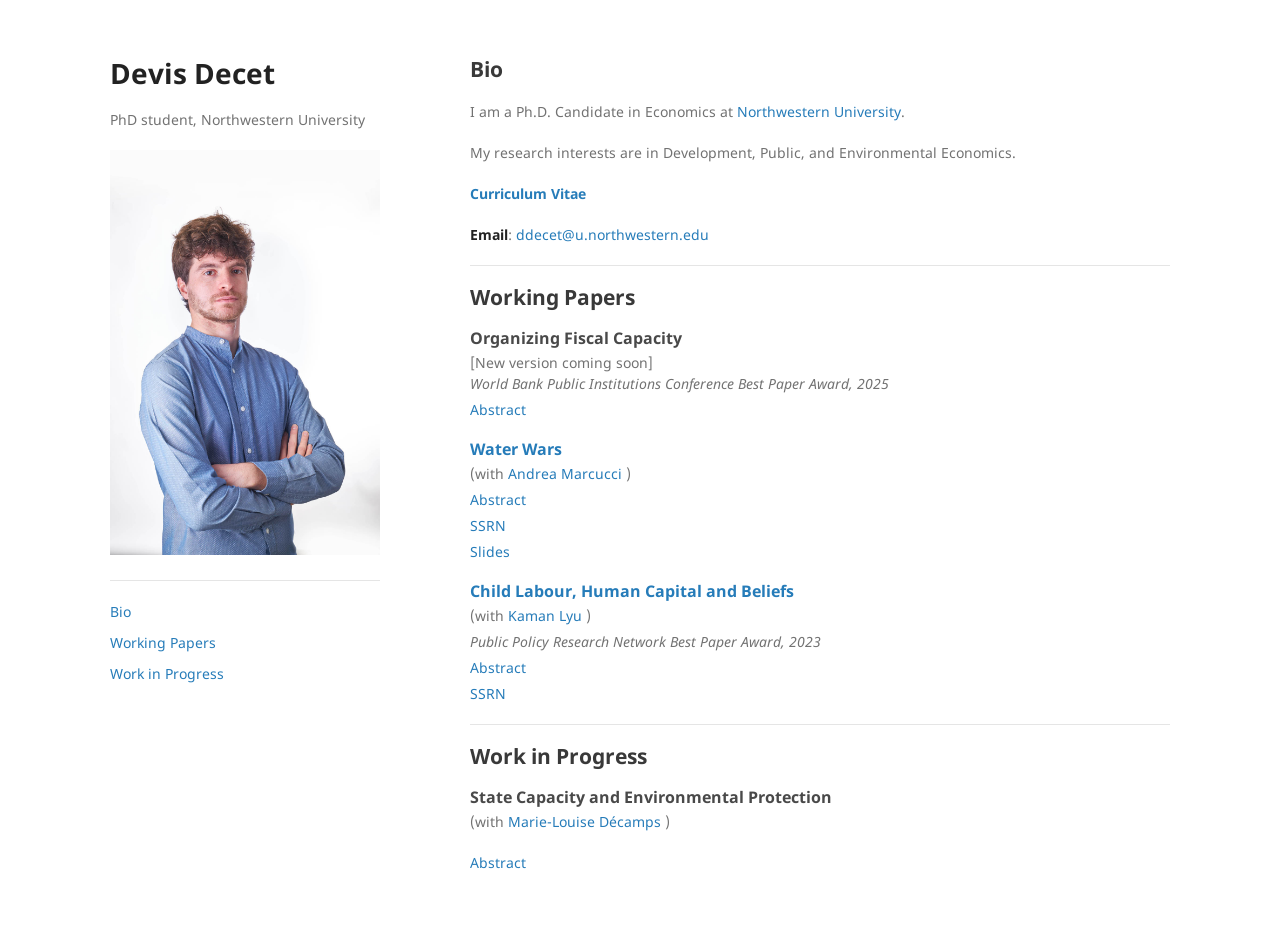
<file: index.html>
<!DOCTYPE html>
<html lang="en">
    <head>
	<!-- Google tag (gtag.js) -->
<script async src="https://www.googletagmanager.com/gtag/js?id=G-SP0T7TRS7K"></script>
<script>
  window.dataLayer = window.dataLayer || [];
  function gtag(){dataLayer.push(arguments);}
  gtag('js', new Date());

  gtag('config', 'G-SP0T7TRS7K');
 </script>
	<meta name="generator" content="Hugo 0.121.1">
        <meta charset="UTF-8">
        <meta http-equiv="X-UA-Compatible" content="IE=edge">
        <meta name="viewport" content="width=device-width, initial-scale=1">
        <title>Devis Decet | Homepage</title>
        <meta name="google-site-verification" content="JzO6x3mqFqoxGF8lqye02dsWntMNMzwB_qEyMppvOHo" />
        <link rel="stylesheet" href="/css/style.css">
 <!--        <link rel="shortcut icon" type="image/x-icon" href="/favicon.ico"> -->
    </head>
    <body>
        <div class="wrapper">
            <header>
                <h1>Devis Decet</h1>

                
                <p>PhD student, Northwestern University</p>
                

                

                
                
                <img src="/images/dev_pic.jpg" alt="Logo" />
                
                

                <hr/>

              
              
<p class="contactinfo"><a href="/#bio">Bio</a></p>


<p class="contactinfo"><a href="/#working-papers">Working Papers</a></p>


<p class="contactinfo"><a href="/#work-in-progress">Work in Progress</a></p>




 

            </header>

<section>
    <h2 id="bio">Bio</h2>

<p>I am a Ph.D. Candidate in Economics at <a href="https://economics.northwestern.edu/">Northwestern University</a>.</p>
<p> My research interests are in Development, Public, and Environmental Economics.</p>
<!-- </p>I am on the 2024-2025 job market.</p> -->
<!-- In my research I use large surveys, administrative and geospatial data to investigate issues on state capacity, conflict and child labour.</p> -->
<p><strong><a href="/pdf/decet_cv.pdf">Curriculum Vitae</a></strong>
<p><strong>Email</strong>: <a href="ddecet@u.northwestern.edu">ddecet@u.northwestern.edu</a></p>
<!-- raw HTML omitted -->
<!-- raw HTML omitted -->
<!-- raw HTML omitted -->


<hr>
<h2 id="working-papers">Working Papers</h2>

<!-- <h3 style="margin:20px 0 5px;"><a href="/papers/DevisDecet_JMP.pdf" target="blank">Organizing Fiscal Capacity</a></h3> -->
<h3 style="margin:20px 0 5px;"> Organizing Fiscal Capacity</h3> <span style="font-weight: normal;">[New version coming soon]</span>
<p style="margin:0 0 5px;"><em>World Bank Public Institutions Conference Best Paper Award, 2025</em></p>
<p style="margin:0 0 5px;"><a href="javascript:toggle(0)">Abstract<span id="pubabslink_0"></span></a><span id="pubabs_0" style="display:none;">: Which tax administration reforms can improve fiscal capacity in developing countries? This paper evaluates a reform of the Brazilian tax authority that centralized the structure of local tax offices, closing some offices and expanding others. Leveraging regional variation in the reform, I employ a matched difference-in-differences strategy to document how a more centralized structure affects fiscal capacity. I obtain three main findings. First, centralized regions experience an aggregate increase in tax revenues. The increase in revenues is driven by areas served by expanded offices. Second, the reform reduces the ability of tax agents to visit peripheral areas they oversee, which decreases their ability to gather local information and enforce tax compliance. Third, the reform improves the allocation of resources by enabling the tax authority to focus staff effort on high-revenue potential areas and to give talented managers a larger span of control. These findings suggest that centralization can increase overall revenues but exacerbate regional inequality in tax enforcement. </span></p>
</span></p>
	

<h3 style="margin:20px 0 5px;"><a href="/papers/water_wars.pdf" target="blank">Water Wars</a></h3>

<p style="margin:0 0 5px;">(with <a href="https://sites.google.com/view/andremarcucci/home" target="blank">Andrea Marcucci </a>)</p>

<p style="margin:0 0 5px;"><a href="javascript:toggle(1)">Abstract<span id="pubabslink_1"> </span></a><span id="pubabs_1" style="display:none;">: We study the relationship between access to water resources and local violence in Africa. Due to limited irrigation, rural communities rely on rainfall, rivers, and lakes for their economic needs. Rainfall scarcity can make access to water from rivers and lakes more valuable, thereby generating conflicts in rural settings. We explore this hypothesis by integrating granular data on the river network with high-resolution data on rainfall and violent conflict events in Africa from 1997 to 2021. We find that reduced rainfall in a location leads to more conflict in neighboring areas that are water-rich and located upstream along the river network. These are the sites that exert more control over the river flow. The effect is more pronounced in regions experiencing a long-term decline in water presence. Consistent with the proposed mechanism, conflicts concentrate in areas with higher returns to water access, as proxied by the presence of agricultural production. Additionally, the impact is more pronounced in regions with unequal water distribution among ethnic groups, highlighting how cooperation costs are an important friction preventing peaceful sharing of water resources. In terms of policy responses, we find that the effects tend to be mitigated in countries with stronger democratic institutions, better rule of law, higher state capacity and less corruption.
</span></p>

<p style="margin:0 0 5px;"><a href="https://papers.ssrn.com/sol3/papers.cfm?abstract_id=4672234" target="blank">SSRN</a></li>
<p style="margin:0 0 5px;"><a href="/papers/waterwars_slides_short.pdf" target="blank">Slides</a></li>

  
<h3 style="margin:20px 0 5px;"><a href="/papers/child_labour_beliefs.pdf" target="blank">Child Labour, Human Capital and Beliefs</a></h3>

<p style="margin:0 0 5px;">(with <a href="https://sites.northwestern.edu/kamanlyu/" target="blank">Kaman Lyu </a>)</p>
<p style="margin:0 0 5px;"><em>Public Policy Research Network Best Paper Award, 2023</em></p>
	
<p style="margin:0 0 5px;"><a href="javascript:toggle(2)">Abstract<span id="pubabslink_2"> </span></a><span id="pubabs_2" style="display:none;">: In contexts where child labour is pervasive, household decisions about allocating children's time between school and work involve a trade-off: current returns from child labour versus future returns from education. This paper tests for the existence of a third factor: future returns from child labour, as parents view farm work as an investment in agricultural skills. We provide evidence on each component of this trade-off in the context of rural Ghana by leveraging four waves of survey data on 5,000 households, exogenous shocks to agricultural productivity, and a vignette survey design to elicit parental beliefs.
</span></p>
<p style="margin:0 0 5px;"><a href="https://papers.ssrn.com/sol3/papers.cfm?abstract_id=4920684" target="blank">SSRN</a></li>



<hr>
<h2 id="work-in-progress">Work in Progress</h2>

<h3 style="margin:20px 0 5px;"> State Capacity and Environmental Protection</h3> (with <a href="https://sites.google.com/view/mstelman" target="blank">Marie-Louise Décamps </a>)</p> 
<p style="margin:0 0 5px;"><a href="javascript:toggle(3)">Abstract<span id="pubabslink_3"> </span></a><span id="pubabs_3" style="display:none;">: Policies against deforestation are crucial for fighting climate change. This paper examines how the governance of environmental agencies affects the effectiveness of these policies. In the context of Brazil, we compile a novel dataset that integrates satellite land use data, administrative data on the environmental agency organization and on agents' career, and enforcement activities. With the findings of this paper, we aim to uncover how governance reforms influence enforcement capacity and shape farmers' land use decisions, contributing to our understanding of how state capacity affects environmental conservation.
</span></p>
<!-- <h3 style="margin:20px 0 5px;"> The Geography of State Capacity in Africa </h3> -->

<!-- <h3 style="margin:20px 0 5px;"> Structural Transformation and Fiscal Legibility </h3> -->

<!-- <h3 style="margin:20px 0 5px;"> State capacity and environmental conservation </h3>
<p style="margin:0 0 5px;">(with <a href="" target="blank"> Marie Decamps </a>)</p> -->






</section>
      <footer>
      </footer>
    </div>
    <script src="/js/scale.fix.js"></script>
    
    <script>
		function toggle(pid) {
            objid = "pubabs_" + pid.toString();
            linkid = "pubabslink_" + pid.toString();
            absobj = document.getElementById(objid);
            linkobj = document.getElementById(linkid);
			if (absobj.style.display === "none") {
				absobj.style.display = "inline";
                linkobj.style.display = "none";
			}
			else {
				absobj.style.display = "none";
                linkobj.style.display = "inline";
            }
		}
	</script>
  </body>
</html>
</file>
<file: css/style.css>
@font-face {
  font-family: 'Noto Sans';
  font-weight: 400;
  font-style: normal;
  src: url("../fonts/Noto-Sans-regular/Noto-Sans-regular.eot");
  src: url("../fonts/Noto-Sans-regular/Noto-Sans-regular.eot?#iefix") format("embedded-opentype"), local("Noto Sans"), local("Noto-Sans-regular"), url("../fonts/Noto-Sans-regular/Noto-Sans-regular.woff2") format("woff2"), url("../fonts/Noto-Sans-regular/Noto-Sans-regular.woff") format("woff"), url("../fonts/Noto-Sans-regular/Noto-Sans-regular.ttf") format("truetype"), url("../fonts/Noto-Sans-regular/Noto-Sans-regular.svg#NotoSans") format("svg"); }
@font-face {
  font-family: 'Noto Sans';
  font-weight: 700;
  font-style: normal;
  src: url("../fonts/Noto-Sans-700/Noto-Sans-700.eot");
  src: url("../fonts/Noto-Sans-700/Noto-Sans-700.eot?#iefix") format("embedded-opentype"), local("Noto Sans Bold"), local("Noto-Sans-700"), url("../fonts/Noto-Sans-700/Noto-Sans-700.woff2") format("woff2"), url("../fonts/Noto-Sans-700/Noto-Sans-700.woff") format("woff"), url("../fonts/Noto-Sans-700/Noto-Sans-700.ttf") format("truetype"), url("../fonts/Noto-Sans-700/Noto-Sans-700.svg#NotoSans") format("svg"); }
@font-face {
  font-weight: 400;
  font-family: 'Noto Sans';
  font-style: italic;
  src: url("../fonts/Noto-Sans-italic/Noto-Sans-italic.eot");
  src: url("../fonts/Noto-Sans-italic/Noto-Sans-italic.eot?#iefix") format("embedded-opentype"), local("Noto Sans Italic"), local("Noto-Sans-italic"), url("../fonts/Noto-Sans-italic/Noto-Sans-italic.woff2") format("woff2"), url("../fonts/Noto-Sans-italic/Noto-Sans-italic.woff") format("woff"), url("../fonts/Noto-Sans-italic/Noto-Sans-italic.ttf") format("truetype"), url("../fonts/Noto-Sans-italic/Noto-Sans-italic.svg#NotoSans") format("svg"); }
@font-face {
  font-family: 'Noto Sans';
  font-weight: 700;
  font-style: italic;
  src: url("../fonts/Noto-Sans-700italic/Noto-Sans-700italic.eot");
  src: url("../fonts/Noto-Sans-700italic/Noto-Sans-700italic.eot?#iefix") format("embedded-opentype"), local("Noto Sans Bold Italic"), local("Noto-Sans-700italic"), url("../fonts/Noto-Sans-700italic/Noto-Sans-700italic.woff2") format("woff2"), url("../fonts/Noto-Sans-700italic/Noto-Sans-700italic.woff") format("woff"), url("../fonts/Noto-Sans-700italic/Noto-Sans-700italic.ttf") format("truetype"), url("../fonts/Noto-Sans-700italic/Noto-Sans-700italic.svg#NotoSans") format("svg"); }
.highlight table td {
  padding: 5px; }

.highlight table pre {
  margin: 0; }

.highlight .cm {
  color: #999988;
  font-style: italic; }

.highlight .cp {
  color: #999999;
  font-weight: bold; }

.highlight .c1 {
  color: #999988;
  font-style: italic; }

.highlight .cs {
  color: #999999;
  font-weight: bold;
  font-style: italic; }

.highlight .c, .highlight .cd {
  color: #999988;
  font-style: italic; }

.highlight .err {
  color: #a61717;
  background-color: #e3d2d2; }

.highlight .gd {
  color: #000000;
  background-color: #ffdddd; }

.highlight .ge {
  color: #000000;
  font-style: italic; }

.highlight .gr {
  color: #aa0000; }

.highlight .gh {
  color: #999999; }

.highlight .gi {
  color: #000000;
  background-color: #ddffdd; }

.highlight .go {
  color: #888888; }

.highlight .gp {
  color: #555555; }

.highlight .gs {
  font-weight: bold; }

.highlight .gu {
  color: #aaaaaa; }

.highlight .gt {
  color: #aa0000; }

.highlight .kc {
  color: #000000;
  font-weight: bold; }

.highlight .kd {
  color: #000000;
  font-weight: bold; }

.highlight .kn {
  color: #000000;
  font-weight: bold; }

.highlight .kp {
  color: #000000;
  font-weight: bold; }

.highlight .kr {
  color: #000000;
  font-weight: bold; }

.highlight .kt {
  color: #445588;
  font-weight: bold; }

.highlight .k, .highlight .kv {
  color: #000000;
  font-weight: bold; }

.highlight .mf {
  color: #009999; }

.highlight .mh {
  color: #009999; }

.highlight .il {
  color: #009999; }

.highlight .mi {
  color: #009999; }

.highlight .mo {
  color: #009999; }

.highlight .m, .highlight .mb, .highlight .mx {
  color: #009999; }

.highlight .sb {
  color: #d14; }

.highlight .sc {
  color: #d14; }

.highlight .sd {
  color: #d14; }

.highlight .s2 {
  color: #d14; }

.highlight .se {
  color: #d14; }

.highlight .sh {
  color: #d14; }

.highlight .si {
  color: #d14; }

.highlight .sx {
  color: #d14; }

.highlight .sr {
  color: #009926; }

.highlight .s1 {
  color: #d14; }

.highlight .ss {
  color: #990073; }

.highlight .s {
  color: #d14; }

.highlight .na {
  color: #008080; }

.highlight .bp {
  color: #999999; }

.highlight .nb {
  color: #0086B3; }

.highlight .nc {
  color: #445588;
  font-weight: bold; }

.highlight .no {
  color: #008080; }

.highlight .nd {
  color: #3c5d5d;
  font-weight: bold; }

.highlight .ni {
  color: #800080; }

.highlight .ne {
  color: #990000;
  font-weight: bold; }

.highlight .nf {
  color: #990000;
  font-weight: bold; }

.highlight .nl {
  color: #990000;
  font-weight: bold; }

.highlight .nn {
  color: #555555; }

.highlight .nt {
  color: #000080; }

.highlight .vc {
  color: #008080; }

.highlight .vg {
  color: #008080; }

.highlight .vi {
  color: #008080; }

.highlight .nv {
  color: #008080; }

.highlight .ow {
  color: #000000;
  font-weight: bold; }

.highlight .o {
  color: #000000;
  font-weight: bold; }

.highlight .w {
  color: #bbbbbb; }

.highlight {
  background-color: #f8f8f8; }

body {
  background-color: #fff;
  padding: 50px;
  font: 14px/1.5 "Noto Sans", "Helvetica Neue", Helvetica, Arial, sans-serif;
  color: #727272;
  font-weight: 400; }

h1, h2, h3, h4, h5, h6 {
  color: #222;
  margin: 0 0 20px; }

p, ul, ol, table, pre, dl {
  margin: 0 0 20px; }

p.contactinfo {
  margin: 0 0 10px; }

p.lastcontactinfo {
  margin: 0 0 20px; }

p img.inline-logo {
  display: inline-flex;
  align-self: center;
  position: relative;
  height: 0.8em;
  bottom: -0.04em; }

p img.octicons {
  display: inline-flex;
  align-self: center;
  position: relative;
  height: 1.2em;
  bottom: -0.16em; }

p span.hideit {
  display: none; }

.pgp-fingerprint span:first-child {
  padding-left: 0; }

.pgp-fingerprint span {
  padding-left: 1px; }

h1, h2, h3 {
  line-height: 1.1; }

h1 {
  font-size: 28px; }

h2 {
  color: #393939; }

h3, h4, h5, h6 {
  color: #494949; }

a {
  color: #267CB9;
  text-decoration: none; }

a:hover, a:focus {
  color: #046; }

a small {
  font-size: 11px;
  color: #777;
  margin-top: -0.3em;
  display: block; }

a:hover small {
  color: #777; }

.wrapper {
  width: 1060px;
  margin: 0 auto; }

blockquote {
  border-left: 1px solid #e5e5e5;
  margin: 0;
  padding: 0 0 0 20px;
  font-style: italic; }

code, pre {
  font-family: Monaco, Bitstream Vera Sans Mono, Lucida Console, Terminal, Consolas, Liberation Mono, DejaVu Sans Mono, Courier New, monospace;
  color: #333; }

pre {
  padding: 8px 15px;
  background: #f8f8f8;
  border-radius: 5px;
  border: 1px solid #e5e5e5;
  overflow-x: auto; }

table {
  width: 100%;
  border-collapse: collapse; }

th, td {
  text-align: left;
  padding: 5px 10px;
  border-bottom: 1px solid #e5e5e5; }

dt {
  color: #444;
  font-weight: 700; }

th {
  color: #444; }

img {
  max-width: 100%; }

header {
  width: 270px;
  float: left;
  position: fixed;
  -webkit-font-smoothing: subpixel-antialiased; }

header ul {
  list-style: none;
  height: 40px;
  padding: 0;
  background: #f4f4f4;
  border-radius: 5px;
  border: 1px solid #e0e0e0;
  width: 270px; }

header li {
  width: 89px;
  float: left;
  border-right: 1px solid #e0e0e0;
  height: 40px; }

header li:first-child a {
  border-radius: 5px 0 0 5px; }

header li:last-child a {
  border-radius: 0 5px 5px 0; }

header ul a {
  line-height: 1;
  font-size: 11px;
  color: #676767;
  display: block;
  text-align: center;
  padding-top: 6px;
  height: 34px; }

header ul a:hover, header ul a:focus {
  color: #675C5C;
  font-weight: bold; }

header ul a:active {
  background-color: #f0f0f0; }

strong {
  color: #222;
  font-weight: 700; }

header ul li + li + li {
  border-right: none;
  width: 89px; }

header ul a strong {
  font-size: 14px;
  display: block;
  color: #222; }

section {
  width: 700px;
  float: right;
  padding-bottom: 50px; }

small {
  font-size: 11px; }

hr {
  border: 0;
  background: #e5e5e5;
  height: 1px;
  margin: 20px 0 20px; }

footer {
  width: 270px;
  float: left;
  position: fixed;
  bottom: 50px;
  -webkit-font-smoothing: subpixel-antialiased; }

@media print, screen and (max-width: 1160px) {
  div.wrapper {
    width: auto;
    margin: 0; }

  header, section, footer {
    float: none;
    position: static;
    width: auto; }

  header {
    padding-right: 320px; }

  section {
    border: 1px solid #e5e5e5;
    border-width: 1px 0;
    padding: 20px 0;
    margin: 0 0 20px; }

  header a small {
    display: inline; }

  header ul {
    position: absolute;
    right: 50px;
    top: 52px; } }
@media print, screen and (max-width: 720px) {
  body {
    word-wrap: break-word; }

  header {
    padding: 0; }

  header ul, header p.view {
    position: static; }

  pre, code {
    word-wrap: normal; } }
@media print, screen and (max-width: 480px) {
  body {
    padding: 15px; }

  header ul {
    width: 99%; }

  header li, header ul li + li + li {
    width: 33%; } }
@media print {
  body {
    padding: 0.4in;
    font-size: 12pt;
    color: #444; } }
</file>
